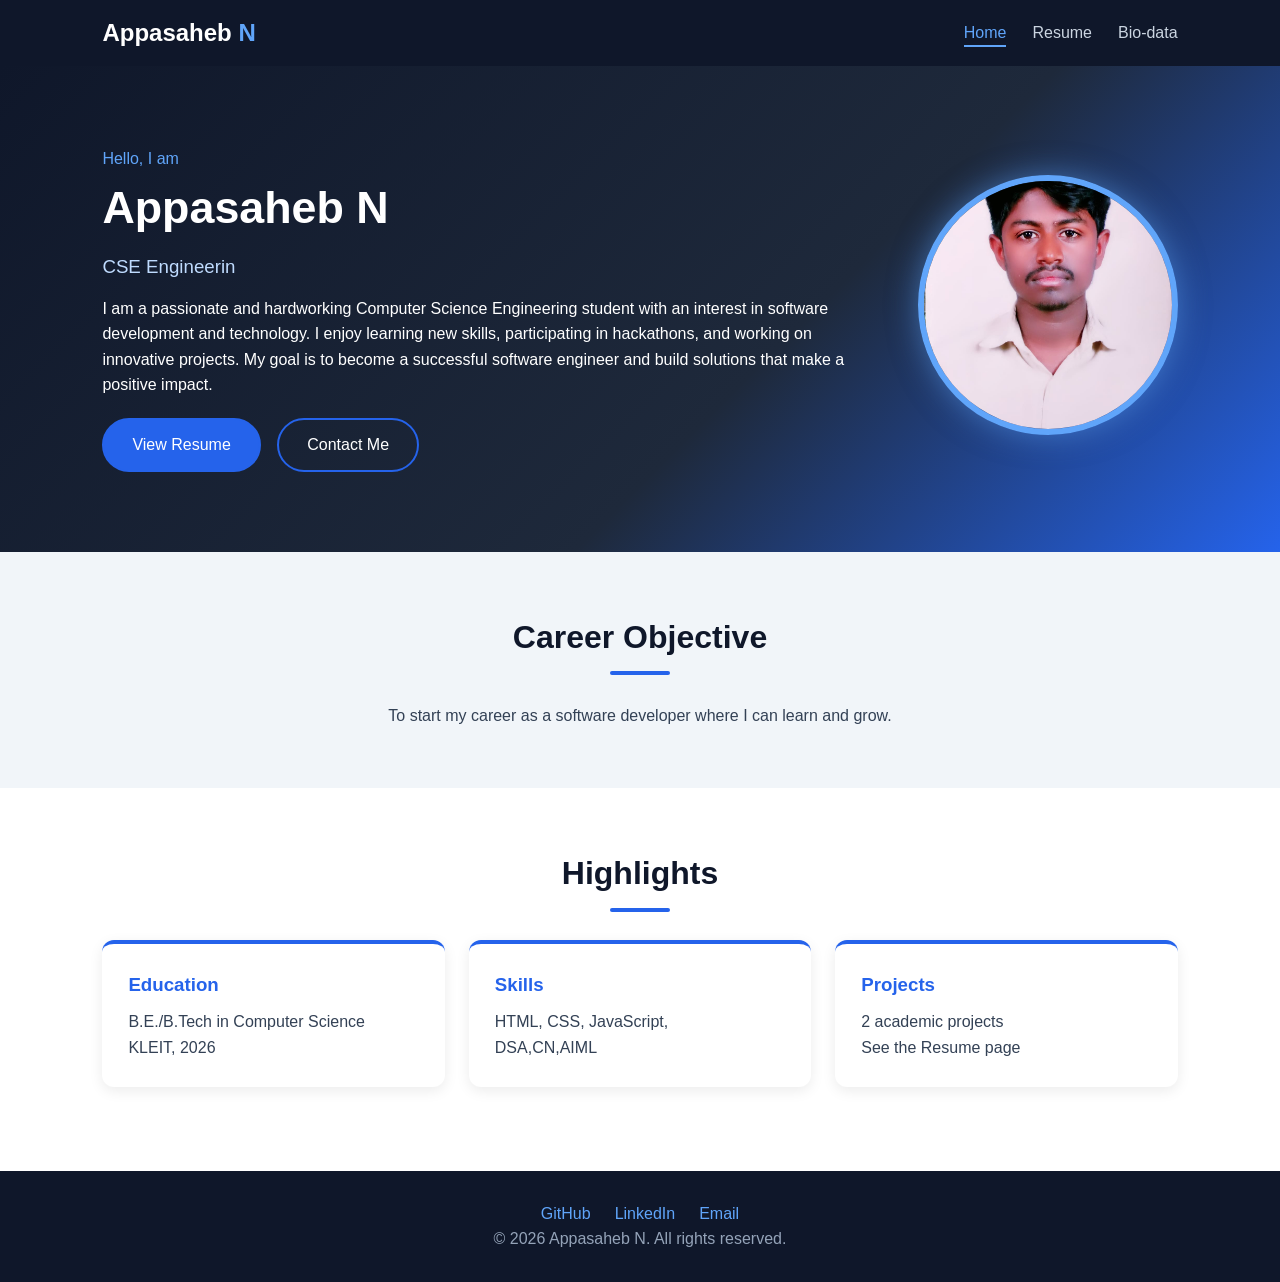
<file: personal-website/index.html>
<!DOCTYPE html>
<html lang="en"><head><meta charset="UTF-8">
<meta name="viewport" content="width=device-width, initial-scale=1.0">
<title>Home |Appasaheb N</title>
<link rel="stylesheet" href="css/style.css"></head><body>
<header class="navbar"><a href="index.html" class="logo">Appasaheb<span> N</span></a>
<button id="menu-toggle" aria-label="Menu">&#9776;</button>
<nav id="nav-links"><a href="index.html" class="active">Home</a><a href="resume.html">Resume</a><a href="biodata.html">Bio-data</a></nav></header>
<!-- HERO: name, photo, intro, buttons -->
<section class="hero">
  <div class="hero-text fade-in">
    <p class="hello">Hello, I am</p>
    <h1>Appasaheb N</h1>
    <h3 id="typed-role">CSE Engineering Student</h3>
    <p>I am a passionate and hardworking Computer Science Engineering student with an interest in software development and technology. I enjoy learning new skills, participating in hackathons, and working on innovative projects. My goal is to become a successful software engineer and build solutions that make a positive impact.</p>
    <a href="resume.html" class="btn">View Resume</a>
    <a href="biodata.html" class="btn btn-outline">Contact Me</a>
  </div>
  <div class="hero-img fade-in"><img src="images/profile.jpeg" alt="Profile photo"></div>
</section>

<section class="section">
  <h2 class="title">Career Objective</h2>
  <p class="center-text fade-in">To start my career as a software developer where I can learn and grow.</p>
</section>

<section class="section alt">
  <h2 class="title">Highlights</h2>
  <div class="grid">
    <div class="card fade-in"><h3>Education</h3><p>B.E./B.Tech in Computer Science<br>KLEIT, 2026</p></div>
    <div class="card fade-in"><h3>Skills</h3><p>HTML, CSS, JavaScript,<br>DSA,CN,AIML</p></div>
    <div class="card fade-in"><h3>Projects</h3><p>2 academic projects<br>See the Resume page</p></div>
  </div>
</section>
<footer class="footer"><div class="social"><a href="https://github.com/Appasaheb-Ningappanavar" target="_blank">GitHub</a><a href="https://linkedin.com/in/your-username" target="_blank">LinkedIn</a><a href="mailto:your.email@example.com">Email</a></div>
<p>&copy; 2026 Appasaheb N. All rights reserved.</p></footer>
<button id="back-to-top" title="Back to top">&#8679;</button>
<script src="https://cdnjs.cloudflare.com/ajax/libs/jquery/3.7.1/jquery.min.js"></script>
<script src="js/script.js"></script>
<script src="js/jquery.js"></script></body></html>
</file>
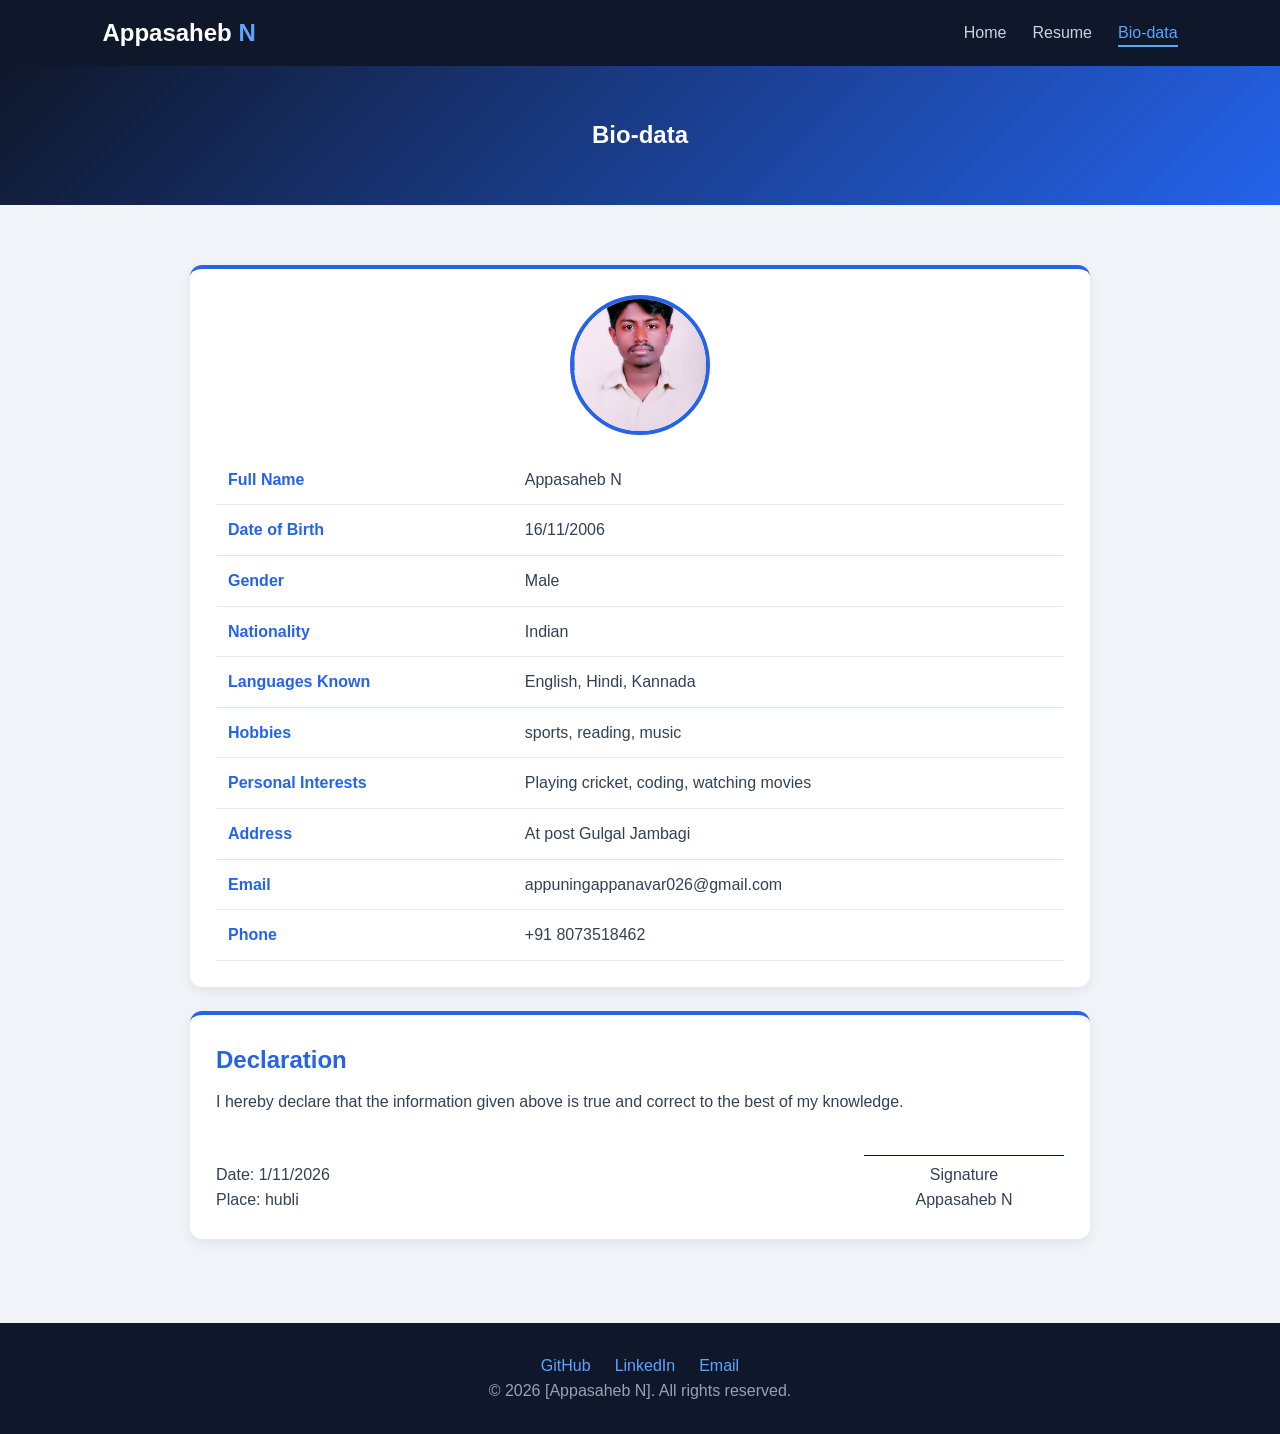
<file: personal-website/biodata.html>
<!DOCTYPE html>
<html lang="en"><head><meta charset="UTF-8">
<meta name="viewport" content="width=device-width, initial-scale=1.0">
<title>Bio-data | Appasaheb N</title>
<link rel="stylesheet" href="css/style.css"></head><body>
<header class="navbar"><a href="index.html" class="logo">Appasaheb<span> N</span></a>
<button id="menu-toggle" aria-label="Menu">&#9776;</button>
<nav id="nav-links"><a href="index.html">Home</a><a href="resume.html">Resume</a><a href="biodata.html" class="active">Bio-data</a></nav></header>
<section class="page-banner"><h1>Bio-data</h1></section>

<section class="section"><div class="container">
  <div class="card fade-in">
    <img src="images/profile.jpeg" alt="Profile photo" class="bio-photo">
    <table class="bio-table">
      <tr><th>Full Name</th><td>Appasaheb N</td></tr>
      <tr><th>Date of Birth</th><td>16/11/2006</td></tr>
      <tr><th>Gender</th><td>Male</td></tr>
      <tr><th>Nationality</th><td>Indian</td></tr>
      <tr><th>Languages Known</th><td> English, Hindi, Kannada</td></tr>
      <tr><th>Hobbies</th><td>sports, reading, music</td></tr>
      <tr><th>Personal Interests</th><td>Playing cricket, coding, watching movies</td></tr>
      <tr><th>Address</th><td>At post Gulgal Jambagi</td></tr>
      <tr><th>Email</th><td>appuningappanavar026@gmail.com</td></tr>
      <tr><th>Phone</th><td>+91 8073518462</td></tr>
    </table>
  </div>

  <!-- Declaration and signature -->
  <div class="card fade-in">
    <h2>Declaration</h2>
    <p>I hereby declare that the information given above is true and correct to the best of my knowledge.</p>
    <div class="sign"><p>Date: 1/11/2026<br>Place: hubli</p><p class="sig-line">Signature<br>Appasaheb N</p></div>
  </div>
</div></section>
<footer class="footer"><div class="social"><a href="https://github.com/Appasaheb-Ningappanavar" target="_blank">GitHub</a><a href="https://linkedin.com/in/appasaheb-n" target="_blank">LinkedIn</a><a href="mailto:appuningappanavar026@gmail.com">Email</a></div>
<p>&copy; 2026 [Appasaheb N]. All rights reserved.</p></footer>
<button id="back-to-top" title="Back to top">&#8679;</button>
<script src="https://cdnjs.cloudflare.com/ajax/libs/jquery/3.7.1/jquery.min.js"></script>
<script src="js/script.js"></script>
<script src="js/jquery.js"></script></body></html>
</file>
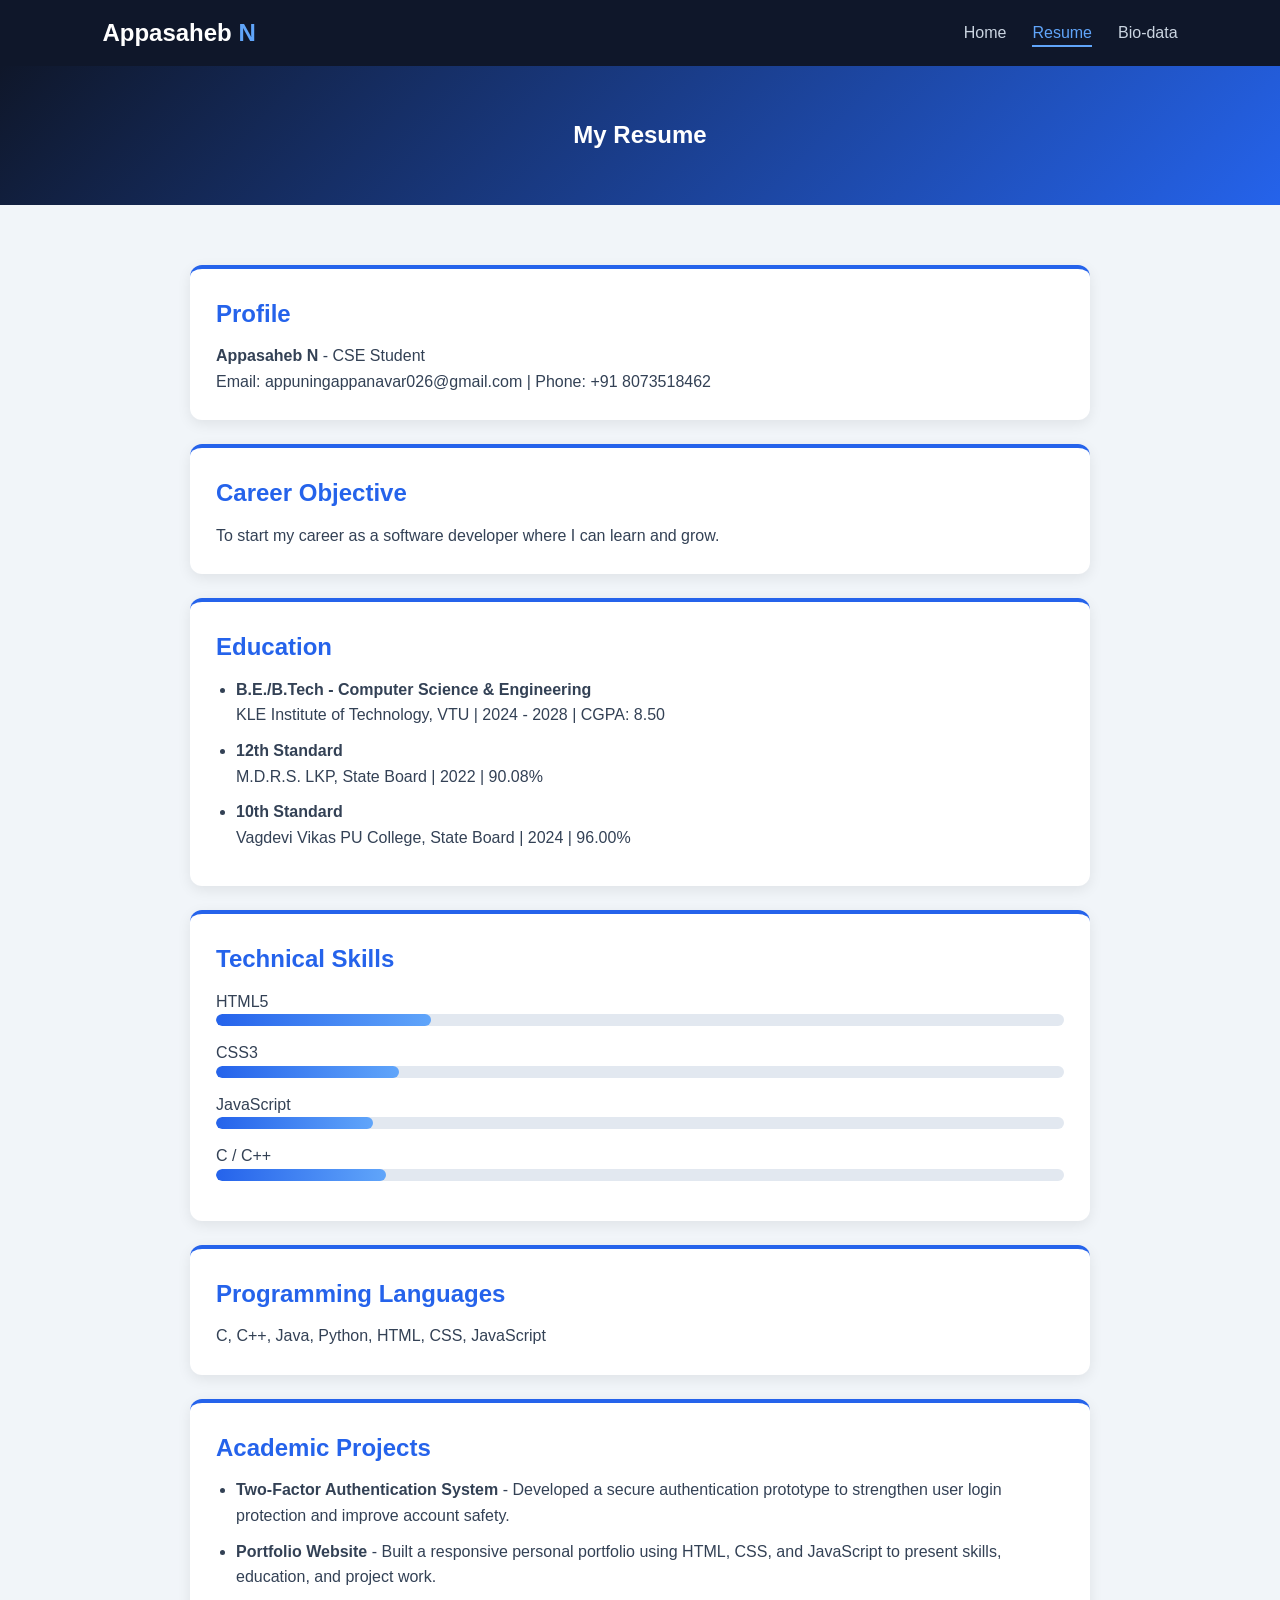
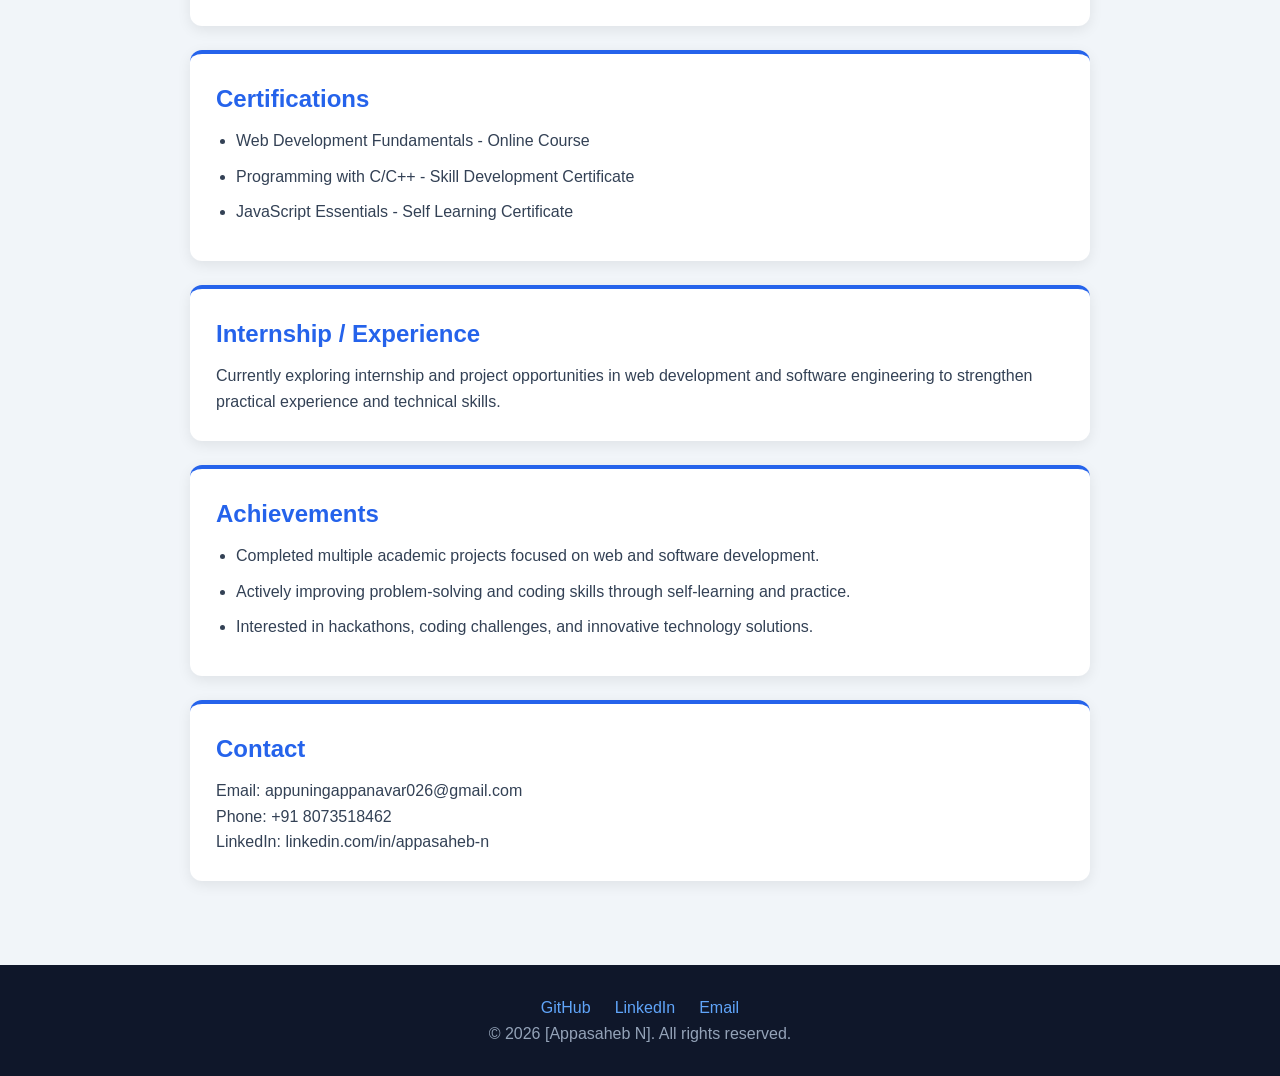
<file: personal-website/resume.html>
<!DOCTYPE html>
<html lang="en"><head><meta charset="UTF-8">
<meta name="viewport" content="width=device-width, initial-scale=1.0">
<title>Resume | Appasaheb N</title>
<link rel="stylesheet" href="css/style.css"></head><body>
<header class="navbar"><a href="index.html" class="logo">Appasaheb<span> N</span></a>
<button id="menu-toggle" aria-label="Menu">&#9776;</button>
<nav id="nav-links"><a href="index.html">Home</a><a href="resume.html" class="active">Resume</a><a href="biodata.html">Bio-data</a></nav></header>
<section class="page-banner"><h1>My Resume</h1></section>

<section class="section"><div class="container">
  <div class="card fade-in"><h2>Profile</h2><p><b>Appasaheb N</b> - CSE Student<br>Email: appuningappanavar026@gmail.com | Phone: +91 8073518462</p></div>
  <div class="card fade-in"><h2>Career Objective</h2><p>To start my career as a software developer where I can learn and grow.</p></div>

  <div class="card fade-in"><h2>Education</h2>
    <ul>
      <li><b>B.E./B.Tech - Computer Science &amp; Engineering</b><br>KLE Institute of Technology, VTU | 2024 - 2028 | CGPA: 8.50</li>
      <li><b>12th Standard</b><br>M.D.R.S. LKP, State Board | 2022 | 90.08%</li>
      <li><b>10th Standard</b><br>Vagdevi Vikas PU College, State Board | 2024 | 96.00%</li>
    </ul></div>

  <div class="card fade-in"><h2>Technical Skills</h2>
    <div class="skill"><span>HTML5</span><div class="bar"><div class="fill" data-level="80"></div></div></div>
    <div class="skill"><span>CSS3</span><div class="bar"><div class="fill" data-level="70"></div></div></div>
    <div class="skill"><span>JavaScript</span><div class="bar"><div class="fill" data-level="60"></div></div></div>
    <div class="skill"><span>C / C++</span><div class="bar"><div class="fill" data-level="65"></div></div></div>
  </div>

  <div class="card fade-in"><h2>Programming Languages</h2><p>C, C++, Java, Python, HTML, CSS, JavaScript</p></div>
  <div class="card fade-in"><h2>Academic Projects</h2><ul><li><b>Two-Factor Authentication System</b> - Developed a secure authentication prototype to strengthen user login protection and improve account safety.</li><li><b>Portfolio Website</b> - Built a responsive personal portfolio using HTML, CSS, and JavaScript to present skills, education, and project work.</li></ul></div>
  <div class="card fade-in"><h2>Certifications</h2><ul><li>Web Development Fundamentals - Online Course</li><li>Programming with C/C++ - Skill Development Certificate</li><li>JavaScript Essentials - Self Learning Certificate</li></ul></div>
  <div class="card fade-in"><h2>Internship / Experience</h2><p>Currently exploring internship and project opportunities in web development and software engineering to strengthen practical experience and technical skills.</p></div>
  <div class="card fade-in"><h2>Achievements</h2><ul><li>Completed multiple academic projects focused on web and software development.</li><li>Actively improving problem-solving and coding skills through self-learning and practice.</li><li>Interested in hackathons, coding challenges, and innovative technology solutions.</li></ul></div>
  <div class="card fade-in"><h2>Contact</h2><p>Email: appuningappanavar026@gmail.com<br>Phone: +91 8073518462<br>LinkedIn: linkedin.com/in/appasaheb-n</p></div>
</div></section>
<footer class="footer"><div class="social"><a href="https://github.com/Appasaheb-Ningappanavar" target="_blank">GitHub</a><a href="https://linkedin.com/in/appasaheb-n" target="_blank">LinkedIn</a><a href="mailto:appuningappanavar026@gmail.com">Email</a></div>
<p>&copy; 2026 [Appasaheb N]. All rights reserved.</p></footer>
<button id="back-to-top" title="Back to top">&#8679;</button>
<script src="https://cdnjs.cloudflare.com/ajax/libs/jquery/3.7.1/jquery.min.js"></script>
<script src="js/script.js"></script>
<script src="js/jquery.js"></script></body></html>
</file>
<file: personal-website/css/style.css>
/* ===== COLORS (change here to restyle the whole site) ===== */
:root{--blue:#2563eb;--light-blue:#60a5fa;--dark:#0f172a;--dark2:#1e293b;--white:#fff;--bg:#f1f5f9;--text:#334155}
*{margin:0;padding:0;box-sizing:border-box}
html{scroll-behavior:smooth}
body{font-family:'Segoe UI',Arial,sans-serif;background:var(--bg);color:var(--text);line-height:1.6}
a{text-decoration:none}

/* ===== NAVIGATION BAR ===== */
.navbar{position:sticky;top:0;z-index:100;display:flex;justify-content:space-between;align-items:center;padding:14px 8%;background:var(--dark)}
.logo{color:var(--white);font-size:1.5rem;font-weight:700}
.logo span{color:var(--light-blue)}
#nav-links a{color:#cbd5e1;margin-left:26px;padding-bottom:4px;transition:.3s;border-bottom:2px solid transparent}
#nav-links a:hover,#nav-links a.active{color:var(--light-blue);border-bottom-color:var(--light-blue)}
#menu-toggle{display:none;background:none;border:none;color:var(--white);font-size:1.8rem;cursor:pointer}

/* ===== HERO (home page top) ===== */
.hero{display:flex;align-items:center;justify-content:space-between;gap:40px;padding:80px 8%;background:linear-gradient(135deg,var(--dark),var(--dark2) 60%,var(--blue));color:var(--white)}
.hello{color:var(--light-blue)}
.hero h1{font-size:2.8rem}
.hero h3{margin:8px 0 14px;font-weight:400;color:#bfdbfe}
.hero-img img{width:260px;height:260px;object-fit:cover;border-radius:50%;border:6px solid var(--light-blue);box-shadow:0 0 30px rgba(96,165,250,.5)}

/* ===== BUTTONS ===== */
.btn{display:inline-block;margin:20px 12px 0 0;padding:12px 28px;background:var(--blue);color:var(--white);border:2px solid var(--blue);border-radius:30px;cursor:pointer;transition:.3s}
.btn:hover{background:var(--light-blue);border-color:var(--light-blue);transform:translateY(-3px)}
.btn-outline{background:transparent}

/* ===== SECTIONS AND CARDS ===== */
.section{padding:60px 8%}
.section.alt{background:var(--white)}
.container{max-width:900px;margin:auto}
.title{text-align:center;color:var(--dark);margin-bottom:28px;font-size:2rem}
.title::after{content:"";display:block;width:60px;height:4px;background:var(--blue);margin:8px auto 0;border-radius:2px}
.center-text{max-width:700px;margin:auto;text-align:center}
.grid{display:grid;grid-template-columns:repeat(auto-fit,minmax(240px,1fr));gap:24px}
.card{background:var(--white);padding:26px;border-radius:12px;margin-bottom:24px;border-top:4px solid var(--blue);box-shadow:0 4px 14px rgba(0,0,0,.08);transition:.3s}
.card:hover{box-shadow:0 10px 24px rgba(37,99,235,.25)}
.card h2,.card h3{color:var(--blue);margin-bottom:10px}
.card ul{padding-left:20px}
.card li{margin-bottom:10px}
.page-banner{padding:50px 8%;text-align:center;color:var(--white);background:linear-gradient(135deg,var(--dark),var(--blue))}

/* ===== SKILL BARS ===== */
.skill{margin-bottom:14px}
.bar{height:12px;background:#e2e8f0;border-radius:10px;overflow:hidden}
.fill{height:100%;width:0;background:linear-gradient(90deg,var(--blue),var(--light-blue));border-radius:10px}

/* ===== BIO-DATA PAGE ===== */
.bio-photo{display:block;width:140px;height:140px;object-fit:cover;border-radius:50%;margin:0 auto 20px;border:4px solid var(--blue)}
.bio-table{width:100%;border-collapse:collapse}
.bio-table th,.bio-table td{padding:12px;border-bottom:1px solid #e2e8f0;text-align:left}
.bio-table th{width:35%;color:var(--blue)}
.sign{display:flex;justify-content:space-between;align-items:flex-end;margin-top:40px}
.sig-line{border-top:1px solid var(--dark);padding-top:6px;min-width:200px;text-align:center}

/* ===== FOOTER AND BACK-TO-TOP ===== */
.footer{background:var(--dark);color:#94a3b8;text-align:center;padding:30px 8%}
.social a{color:var(--light-blue);margin:0 12px;transition:.3s}
.social a:hover{color:var(--white)}
#back-to-top{display:none;position:fixed;right:24px;bottom:24px;width:46px;height:46px;border:none;border-radius:50%;background:var(--blue);color:var(--white);font-size:1.4rem;cursor:pointer;transition:.3s}
#back-to-top:hover{background:var(--light-blue)}

/* ===== SCROLL ANIMATION (jQuery adds .show) ===== */
.fade-in{opacity:0;transform:translateY(30px);transition:opacity .8s,transform .8s}
.fade-in.show{opacity:1;transform:none}

/* ===== RESPONSIVE: tablet and mobile ===== */
@media(max-width:768px){
  #menu-toggle{display:block}
  #nav-links{display:none;position:absolute;top:100%;left:0;width:100%;background:var(--dark2);flex-direction:column}
  #nav-links.open{display:flex}
  #nav-links a{margin:0;padding:14px 8%}
  .hero{flex-direction:column-reverse;text-align:center;padding:50px 6%}
  .hero h1{font-size:2rem}
  .sign{flex-direction:column;align-items:flex-start;gap:30px}
}
</file>
